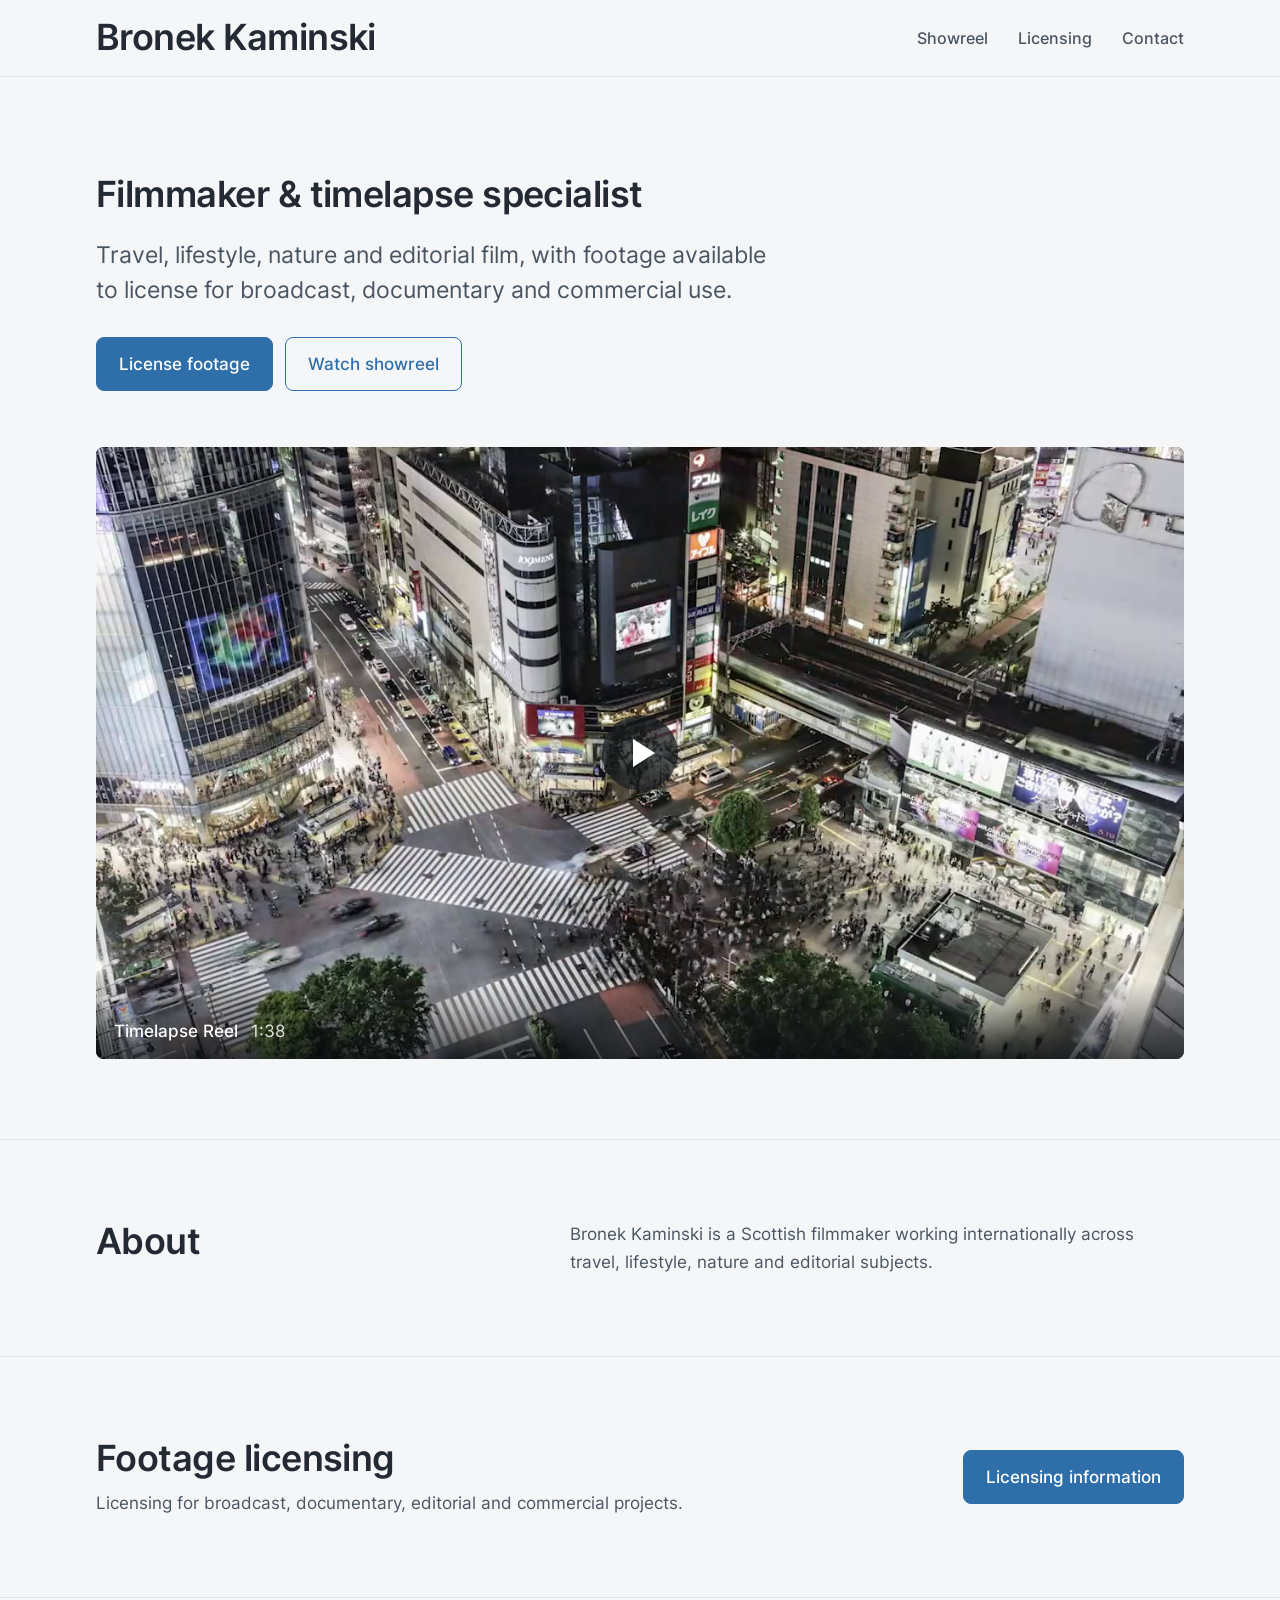
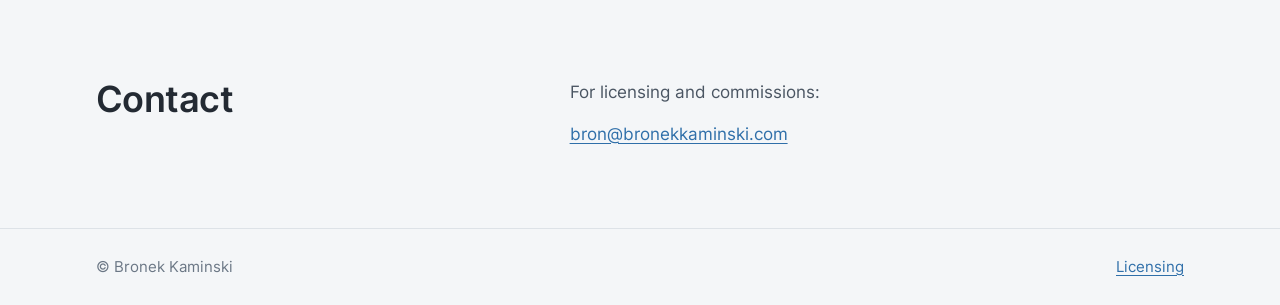
<file: index.html>
<!doctype html>
<html lang="en-GB">
<head>
  <meta charset="utf-8">
  <meta name="viewport" content="width=device-width, initial-scale=1">
  <meta name="version" content="1.0">
  <title>Bronek Kaminski | Filmmaker &amp; Timelapse Specialist</title>
  <meta name="description" content="Bronek Kaminski is a filmmaker working in travel, lifestyle, nature and editorial. Footage available for licensing.">
  <link rel="preload" href="assets/fonts/inter-latin-wght-normal.woff2" as="font" type="font/woff2" crossorigin>
  <link rel="stylesheet" href="assets/site.css">
</head>
<body>
  <a class="skip" href="#main">Skip to content</a>

  <header class="site-head">
    <div class="wrap">
      <a class="brand" href="index.html">Bronek Kaminski</a>
      <nav class="site-nav" aria-label="Primary">
        <a href="#showreel">Showreel</a>
        <a href="licensing.html">Licensing</a>
        <a href="#contact">Contact</a>
      </nav>
    </div>
  </header>

  <main id="main">
    <div class="wrap hero">
      <h1 class="role">Filmmaker &amp; timelapse specialist</h1>
      <p class="lede">Travel, lifestyle, nature and editorial film, with footage available to license for broadcast, documentary and commercial use.</p>
      <div class="actions">
        <a class="btn primary" href="licensing.html">License footage</a>
        <a class="btn secondary" href="#showreel">Watch showreel</a>
      </div>
    </div>

    <div class="wrap" id="showreel">
      <div class="reel frame-16x9" data-vimeo-id="95218016" data-title="Timelapse Reel">
        <button type="button" class="reel-play" aria-label="Play Timelapse Reel, 1 minute 38 seconds">
          <img src="assets/images/timelapse-reel-poster.jpg" width="1280" height="720" alt="">
          <span class="reel-icon" aria-hidden="true"></span>
          <span class="reel-label">Timelapse Reel <span>1:38</span></span>
        </button>
      </div>
    </div>

    <section id="about" class="after-reel">
      <div class="wrap split">
        <h2>About</h2>
        <div class="prose">
          <p>Bronek Kaminski is a Scottish filmmaker working internationally across travel, lifestyle, nature and editorial subjects.</p>
        </div>
      </div>
    </section>

    <section>
      <div class="wrap cta">
        <div>
          <h2>Footage licensing</h2>
          <p>Licensing for broadcast, documentary, editorial and commercial projects.</p>
        </div>
        <a class="btn primary" href="licensing.html">Licensing information</a>
      </div>
    </section>

    <section id="contact">
      <div class="wrap split">
        <h2>Contact</h2>
        <div class="prose">
          <p>For licensing and commissions:</p>
          <p><span data-email>Email address requires JavaScript.</span></p>
        </div>
      </div>
    </section>
  </main>

  <footer class="site-foot">
    <div class="wrap">
      <span>&copy; Bronek Kaminski</span>
      <a href="licensing.html">Licensing</a>
    </div>
  </footer>
  <script src="assets/reel.js" defer></script>
  <script src="assets/contact.js" defer></script>
</body>
</html>
</file>
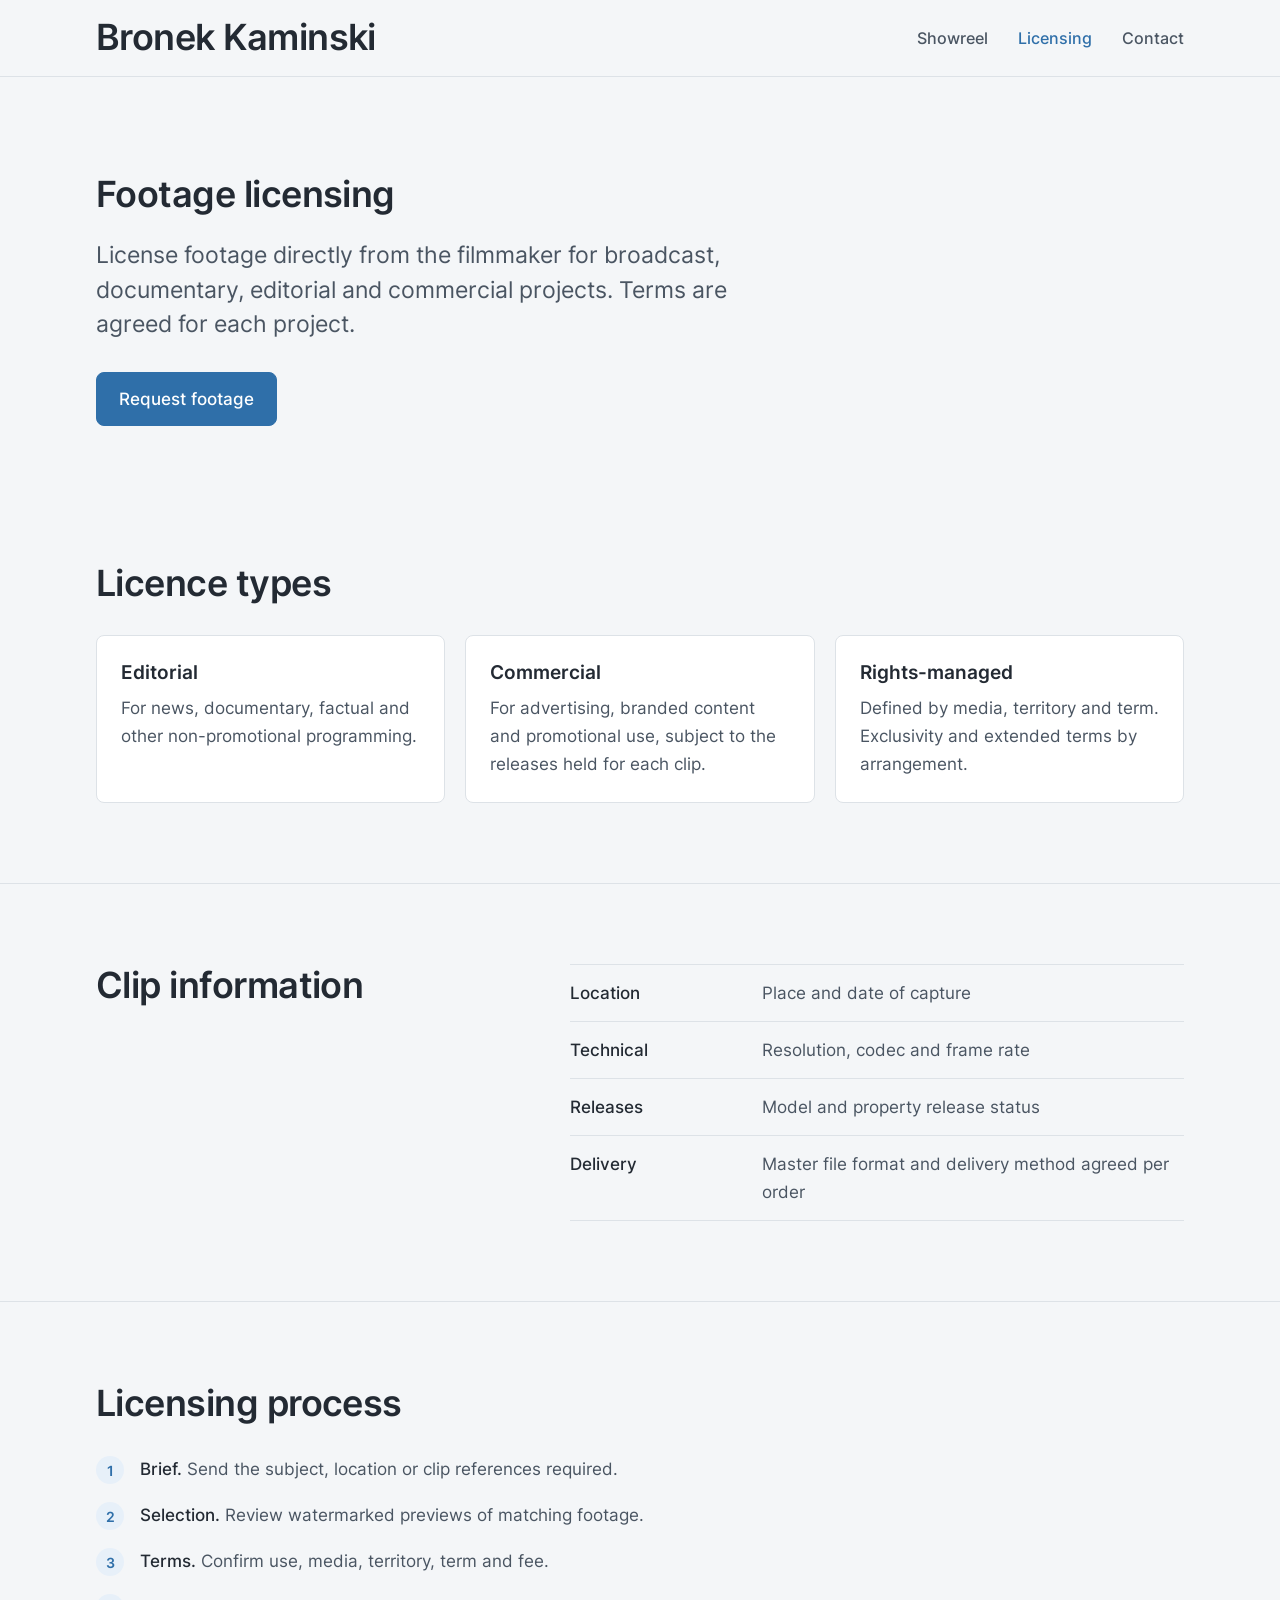
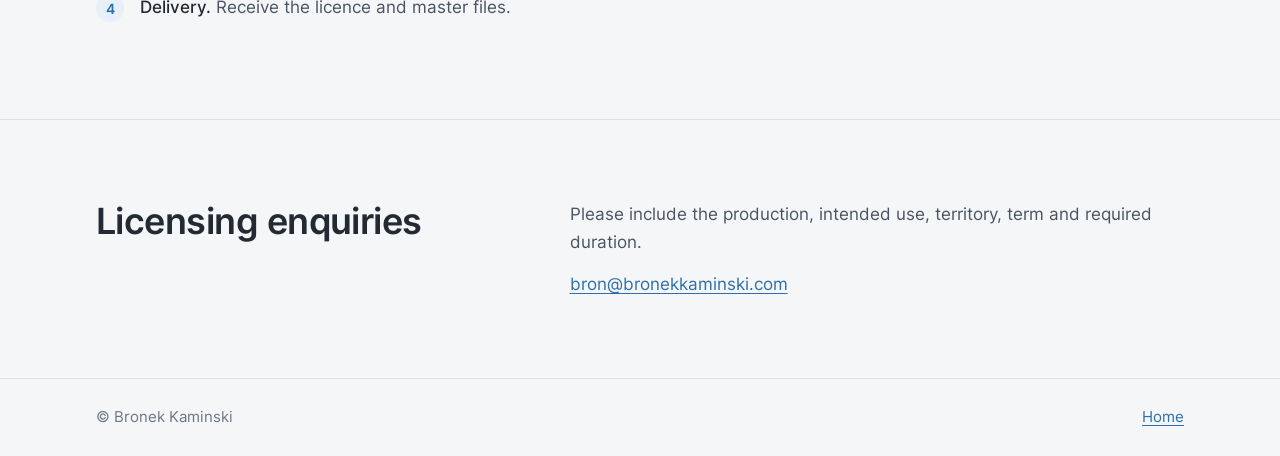
<file: licensing.html>
<!doctype html>
<html lang="en-GB">
<head>
  <meta charset="utf-8">
  <meta name="viewport" content="width=device-width, initial-scale=1">
  <meta name="version" content="1.0">
  <title>Footage Licensing | Bronek Kaminski</title>
  <meta name="description" content="License footage directly from filmmaker Bronek Kaminski for broadcast, documentary, editorial and commercial projects.">
  <link rel="preload" href="assets/fonts/inter-latin-wght-normal.woff2" as="font" type="font/woff2" crossorigin>
  <link rel="stylesheet" href="assets/site.css">
</head>
<body>
  <a class="skip" href="#main">Skip to content</a>

  <header class="site-head">
    <div class="wrap">
      <a class="brand" href="index.html">Bronek Kaminski</a>
      <nav class="site-nav" aria-label="Primary">
        <a href="index.html#showreel">Showreel</a>
        <a href="licensing.html" aria-current="page">Licensing</a>
        <a href="#enquire">Contact</a>
      </nav>
    </div>
  </header>

  <main id="main">
    <div class="wrap hero">
      <h1>Footage licensing</h1>
      <p class="lede">License footage directly from the filmmaker for broadcast, documentary, editorial and commercial projects. Terms are agreed for each project.</p>
      <div class="actions">
        <a class="btn primary" href="#enquire">Request footage</a>
      </div>
    </div>

    <section>
      <div class="wrap">
        <div class="section-head">
          <h2>Licence types</h2>
        </div>
        <div class="grid">
          <div class="card">
            <h3>Editorial</h3>
            <p>For news, documentary, factual and other non-promotional programming.</p>
          </div>
          <div class="card">
            <h3>Commercial</h3>
            <p>For advertising, branded content and promotional use, subject to the releases held for each clip.</p>
          </div>
          <div class="card">
            <h3>Rights-managed</h3>
            <p>Defined by media, territory and term. Exclusivity and extended terms by arrangement.</p>
          </div>
        </div>
      </div>
    </section>

    <section>
      <div class="wrap split">
        <h2>Clip information</h2>
        <dl class="spec">
          <div><dt>Location</dt><dd>Place and date of capture</dd></div>
          <div><dt>Technical</dt><dd>Resolution, codec and frame rate</dd></div>
          <div><dt>Releases</dt><dd>Model and property release status</dd></div>
          <div><dt>Delivery</dt><dd>Master file format and delivery method agreed per order</dd></div>
        </dl>
      </div>
    </section>

    <section>
      <div class="wrap">
        <div class="section-head">
          <h2>Licensing process</h2>
        </div>
        <ol class="steps">
          <li><strong>Brief.</strong> Send the subject, location or clip references required.</li>
          <li><strong>Selection.</strong> Review watermarked previews of matching footage.</li>
          <li><strong>Terms.</strong> Confirm use, media, territory, term and fee.</li>
          <li><strong>Delivery.</strong> Receive the licence and master files.</li>
        </ol>
      </div>
    </section>

    <section id="enquire">
      <div class="wrap split">
        <h2>Licensing enquiries</h2>
        <div class="prose">
          <p>Please include the production, intended use, territory, term and required duration.</p>
          <p><span data-email data-subject="Footage licensing enquiry">Email address requires JavaScript.</span></p>
        </div>
      </div>
    </section>
  </main>

  <footer class="site-foot">
    <div class="wrap">
      <span>&copy; Bronek Kaminski</span>
      <a href="index.html">Home</a>
    </div>
  </footer>
  <script src="assets/contact.js" defer></script>
</body>
</html>
</file>
<file: assets/site.css>
@font-face {
  font-family: 'Inter';
  src: url('fonts/inter-latin-wght-normal.woff2') format('woff2');
  font-weight: 100 900;
  font-style: normal;
  font-display: swap;
}

:root {
  --bg: #F4F6F8; --surface: #FFFFFF; --surface-2: #E9EDF1; --border: #DDE2E7;
  --text: #232A33; --text-2: #4A5562; --muted: #6B7785;
  --accent: #2F6FA9; --accent-tint: #E7F0F9; --on-accent: #FFFFFF;
  --font: 'Inter', system-ui, sans-serif;
  --radius: 8px;
  --gutter: clamp(16px, 5vw, 56px);
  --max: 1200px;
}
@media (prefers-color-scheme: dark) { :root:not([data-theme="light"]) {
  --bg: #1A1F26; --surface: #232A33; --surface-2: #2E3640; --border: #2E3640;
  --text: #E9EDF1; --text-2: #B4BEC9; --muted: #8A96A3;
  --accent: #7FB2E5; --accent-tint: #1C2E42; --on-accent: #14202C;
} }
:root[data-theme="dark"] {
  --bg: #1A1F26; --surface: #232A33; --surface-2: #2E3640; --border: #2E3640;
  --text: #E9EDF1; --text-2: #B4BEC9; --muted: #8A96A3;
  --accent: #7FB2E5; --accent-tint: #1C2E42; --on-accent: #14202C;
}

* { box-sizing: border-box; }
html { scroll-behavior: smooth; -webkit-text-size-adjust: 100%; }
@media (prefers-reduced-motion: reduce) { html { scroll-behavior: auto; } }
body { margin: 0; background: var(--bg); color: var(--text); font: 17px/1.65 var(--font); }
a { color: var(--accent); text-underline-offset: 3px; }
a:focus-visible { outline: 2px solid var(--accent); outline-offset: 3px; border-radius: 2px; }
h1, h2, h3, p { margin: 0; }
h1, h2, .brand { font-size: clamp(26px, 3.4vw, 36px); line-height: 1.2; font-weight: 600; letter-spacing: -0.015em; }
h3 { font-size: 19px; line-height: 1.35; font-weight: 600; }

.wrap { width: 100%; max-width: var(--max); margin: 0 auto; padding: 0 var(--gutter); }
.skip { position: absolute; left: -9999px; }
.skip:focus { left: 16px; top: 16px; z-index: 10; background: var(--surface); padding: 8px 12px; }

.site-head { border-bottom: 1px solid var(--border); }
.site-head .wrap { display: flex; flex-wrap: wrap; align-items: center; justify-content: space-between; gap: 6px 24px; min-height: 76px; padding-top: 12px; padding-bottom: 12px; }
.brand { color: var(--text); text-decoration: none; white-space: nowrap; }
.site-nav { display: flex; gap: clamp(14px, 3vw, 30px); }
.site-nav a { color: var(--text-2); text-decoration: none; font-size: 16px; font-weight: 500; }
.site-nav a:hover, .site-nav a[aria-current="page"] { color: var(--accent); }

.hero { padding-top: clamp(48px, 8vw, 96px); padding-bottom: clamp(32px, 5vw, 56px); }
.hero .lede { margin-top: 22px; max-width: 42rem; font-size: clamp(19px, 2.2vw, 23px); line-height: 1.5; color: var(--text-2); }
.actions { display: flex; flex-wrap: wrap; gap: 12px; margin-top: 30px; }
.btn { display: inline-block; padding: 12px 22px; border: 1px solid var(--accent); border-radius: var(--radius); font-weight: 500; text-decoration: none; }
.btn.primary { background: var(--accent); color: var(--on-accent); }
.btn.secondary { color: var(--accent); }

section { padding: clamp(44px, 7vw, 80px) 0; }
section + section { border-top: 1px solid var(--border); }
.section-head { max-width: 44rem; margin-bottom: 30px; }
.section-head p { margin-top: 10px; color: var(--text-2); }

/* Marked for replacement with supplied material. */
.placeholder {
  display: flex; align-items: center; justify-content: center; text-align: center;
  background: var(--surface-2); color: var(--text-2);
  border: 1px dashed var(--muted); border-radius: var(--radius);
  padding: 16px; font-size: 15px;
}
.frame-16x9 { aspect-ratio: 16 / 9; width: 100%; }
.frame-3x2 { aspect-ratio: 3 / 2; width: 100%; }
.inline-placeholder { background: var(--surface-2); border: 1px dashed var(--muted); border-radius: 4px; padding: 1px 7px; color: var(--text-2); }

.reel { position: relative; overflow: hidden; border-radius: var(--radius); background: #14181E; }
.reel iframe { position: absolute; inset: 0; width: 100%; height: 100%; border: 0; }
.reel-play { position: absolute; inset: 0; width: 100%; height: 100%; padding: 0; border: 0; background: none; color: #FFFFFF; font: inherit; cursor: pointer; }
.reel-play:focus-visible { outline: 3px solid var(--accent); outline-offset: -3px; }
.reel-play img { display: block; width: 100%; height: 100%; object-fit: cover; }
.reel-icon { position: absolute; left: 50%; top: 50%; width: 76px; height: 76px; transform: translate(-50%, -50%); border-radius: 50%; background: rgba(20, 24, 30, 0.72); transition: background 0.15s; }
.reel-icon::after { content: ''; position: absolute; left: 31px; top: 24px; border-style: solid; border-width: 14px 0 14px 22px; border-color: transparent transparent transparent #FFFFFF; }
.reel-play:hover .reel-icon { background: #2F6FA9; }
.reel-label { position: absolute; left: 0; right: 0; bottom: 0; padding: 36px 18px 14px; text-align: left; font-weight: 500; background: linear-gradient(transparent, rgba(10, 13, 17, 0.72)); }
.reel-label span { margin-left: 8px; font-weight: 400; opacity: 0.85; }

.grid { display: grid; gap: 20px; grid-template-columns: repeat(3, minmax(0, 1fr)); }
.grid.two { grid-template-columns: repeat(2, minmax(0, 1fr)); }
.after-reel { margin-top: clamp(44px, 7vw, 80px); border-top: 1px solid var(--border); }
.card { background: var(--surface); border: 1px solid var(--border); border-radius: var(--radius); padding: 24px; }
.card p { margin-top: 8px; color: var(--text-2); }

.split { display: grid; grid-template-columns: minmax(0, 1fr) minmax(0, 1.5fr); gap: clamp(24px, 5vw, 64px); }
.prose p + p { margin-top: 14px; }
.prose p { color: var(--text-2); }

.spec { margin: 0; border-top: 1px solid var(--border); }
.spec div { display: grid; grid-template-columns: minmax(130px, 1fr) minmax(0, 2.4fr); gap: 16px; padding: 14px 0; border-bottom: 1px solid var(--border); }
.spec dt { font-weight: 500; }
.spec dd { margin: 0; color: var(--text-2); }

.steps { margin: 0; padding: 0; list-style: none; counter-reset: step; max-width: 46rem; }
.steps li { counter-increment: step; position: relative; padding: 0 0 18px 44px; color: var(--text-2); }
.steps li::before { content: counter(step); position: absolute; left: 0; top: 1px; width: 28px; height: 28px; border-radius: 50%; background: var(--accent-tint); color: var(--accent); font-size: 14px; font-weight: 600; display: flex; align-items: center; justify-content: center; }
.steps strong { color: var(--text); font-weight: 500; }

.cta { display: flex; align-items: center; justify-content: space-between; gap: 24px; flex-wrap: wrap; }
.cta p { margin-top: 8px; color: var(--text-2); max-width: 40rem; }

.site-foot { border-top: 1px solid var(--border); padding: 26px 0; color: var(--muted); font-size: 15px; }
.site-foot .wrap { display: flex; justify-content: space-between; gap: 16px; flex-wrap: wrap; }

@media (max-width: 820px) {
  .grid, .grid.two, .split { grid-template-columns: minmax(0, 1fr); }
}
@media (max-width: 480px) {
  .spec div { grid-template-columns: minmax(0, 1fr); gap: 2px; }
  .site-nav a { font-size: 15px; }
  .btn { width: 100%; text-align: center; }
}
</file>
